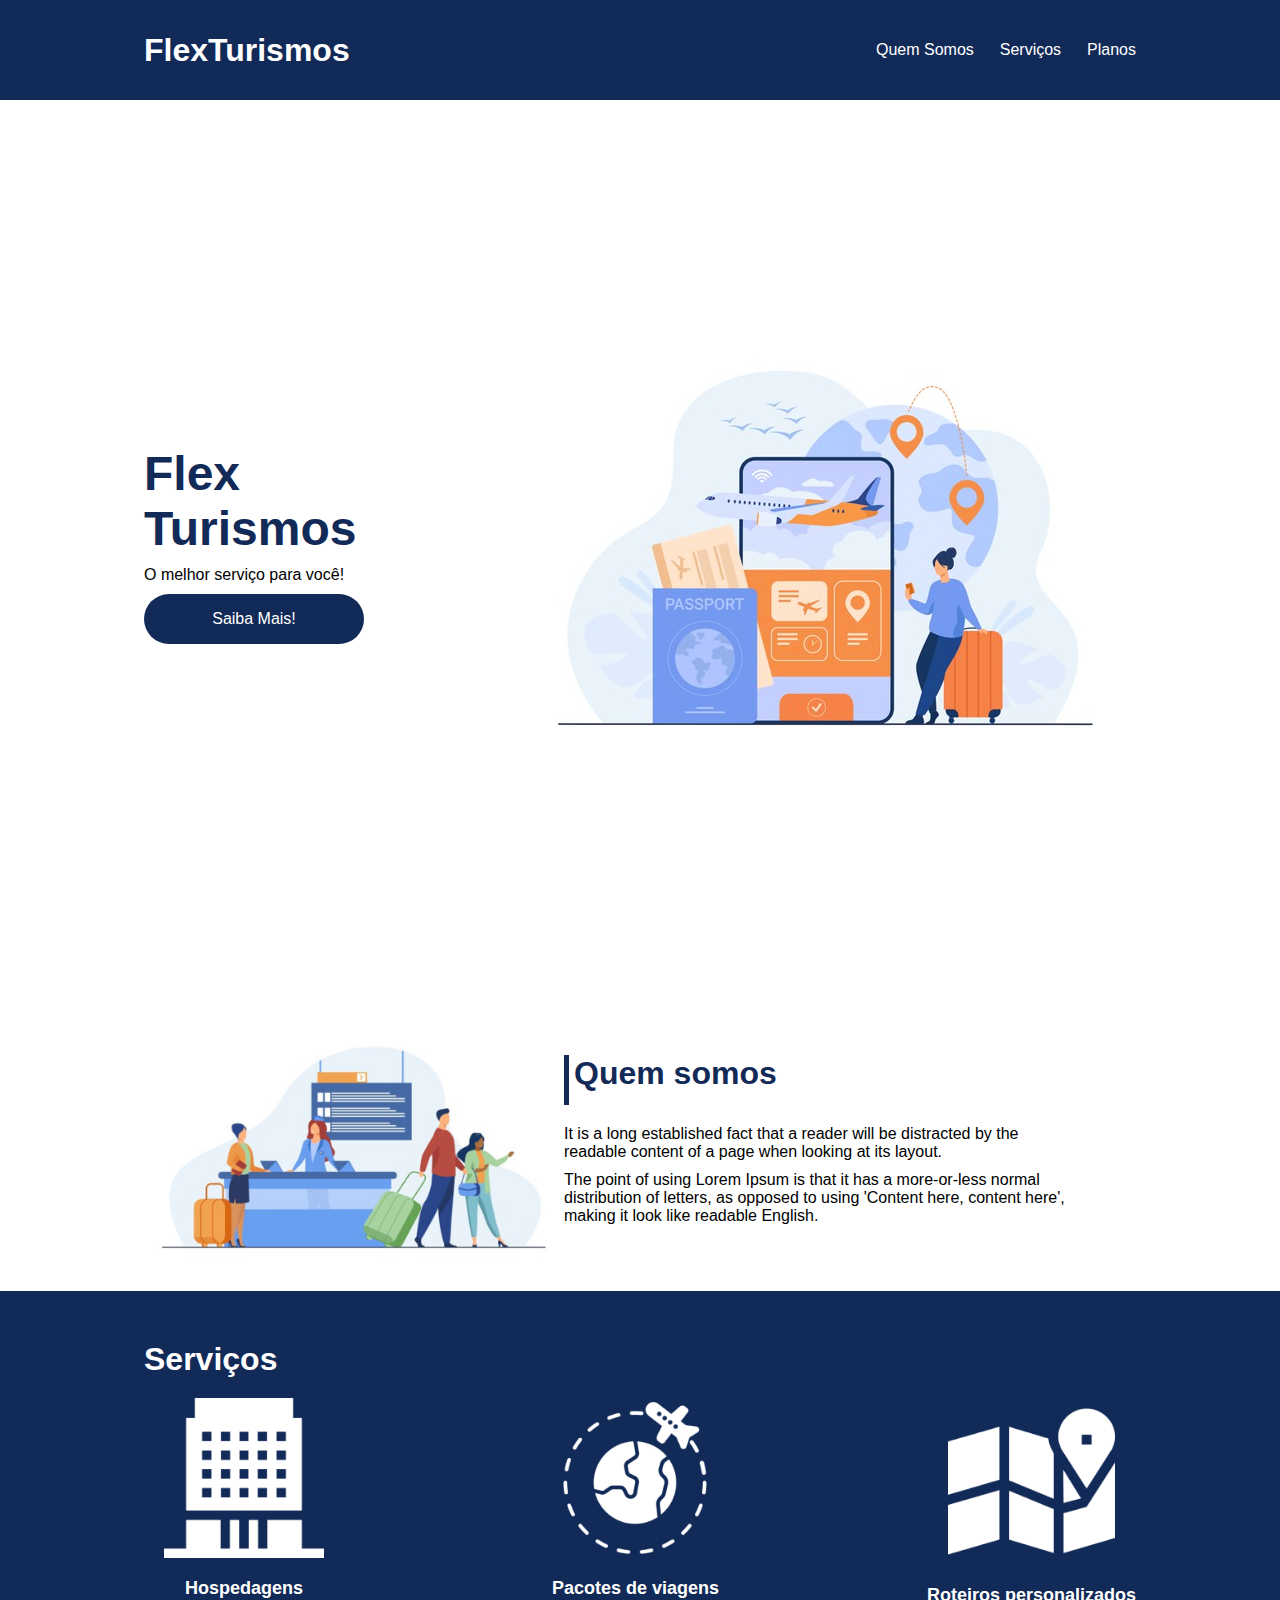
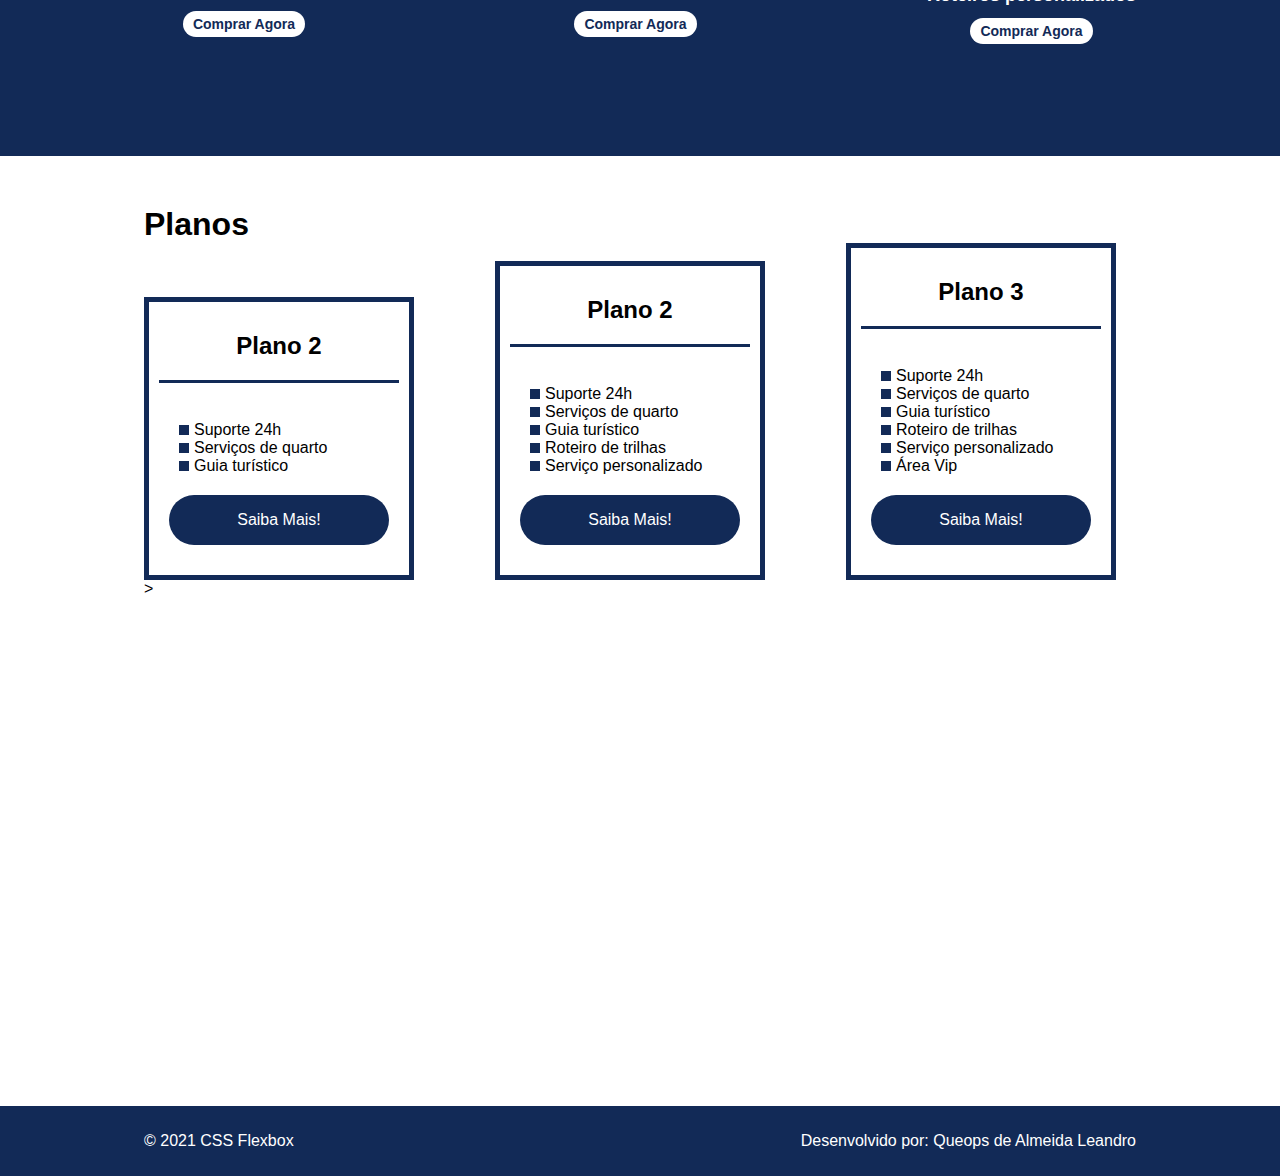
<file: Posicionando elementos com flexbox em CSS/flex-projeto/index.html>
<!DOCTYPE html>
<html lang="pt-br">
<head>
    <meta charset="UTF-8">
    <meta name="viewport" content="width=device-width, initial-scale=1.0">
    <title>Flex Turismos</title>
    <link rel="stylesheet" href="./style.css">
</head>
<body>
    <header>
        <div class="flex-container menu">
            <div><h1>FlexTurismos</h1></div>
            <ul class="list-itens">
                <li><a href="#quem-somos">Quem Somos</a></li>
                <li><a href="#servicos">Serviços</a></li>
                <li><a href="#planos">Planos</a></li>
            </div>
        </ul>
    </header>

    <div>
        <div class="flex-container apresentacao">
            <div class="texto-apresentacao">
            <h1>Flex <br>Turismos</h1>
            <p>O melhor serviço para você!</p>
            <a href="" class="btn">Saiba Mais!</a>
        </div>

        <div>
            <div><img src="./images/0-main.png" alt="banner de apresentação"></div>
        </div>
    </div>

    <div class="flex-container" id="quem-somos">    
        <div>
            <h2>Quem somos</h2>
            <p>It is a long established fact that a reader will be distracted by the readable content of a page when looking at its layout. </p>
            <p>The point of using Lorem Ipsum is that it has a more-or-less normal distribution of letters, as opposed to using 'Content here, content here', making it look like readable English.</p>
        </div>

        <div>
            <img src="./images/1-quem-somos.png" alt="balcão de atendimento">
        </div>
    </div>

    <div class="container-externo">
        <div class="flex-container" id="servicos">
            <div>    
                <h2>Serviços</h2>
            </div>

            <div class="list-servicos">
                <div class="item-servico">
                    <div><img src="./images/icon-2.png" alt="hospedagens"></div>
                    <p>Hospedagens</p>
                    <a href="#">Comprar Agora</a>
                </div>

                <div class="item-servico">
                <div><img src="./images/icon-1.png" alt="pacote de viagens"></div>
                <p>Pacotes de viagens</p>
                <a href="#">Comprar Agora</a>
                </div>

                <div class="item-servico">
                    <div><img src="./images/icon-3.png" alt="roteiros personalizados"></div>
                    <p>Roteiros personalizados</p>
                    <a href="#">Comprar Agora</a>
                </div>

            </div>
        </div>    
    </div>

    <div class="flex-container" id="planos">

        <div><h2>Planos</h2></div>

        <div class="list-planos">
            <div class="item-plano">
                <h3>Plano 2</h3>
                <br>
                <ul>
                    <li>Suporte 24h</li>
                    <li>Serviços de quarto</li>
                    <li>Guia turístico</li>
                </ul>
                <a href="#" class="btn">Saiba Mais!</a>
            </div>

            <div class="item-plano">
                <h3>Plano 2</h3>
                <br>
                <ul>
                    <li>Suporte 24h</li>
                    <li>Serviços de quarto</li>
                    <li>Guia turístico</li>
                    <li>Roteiro de trilhas</li>
                    <li>Serviço personalizado</li>
                </ul>
                <a href="#" class="btn">Saiba Mais!</a>
            </div>

            <div class="item-plano">
                <h3>Plano 3</h3>
                <br>
                <ul>
                    <li>Suporte 24h</li>
                    <li>Serviços de quarto</li>
                    <li>Guia turístico</li>
                    <li>Roteiro de trilhas</li>
                    <li>Serviço personalizado</li>
                    <li>Área Vip</li>
                </ul>
                <a href="#" class="btn">Saiba Mais!</a>
            </div>
        </div>>    
    </div>

    <footer>
        <div class="flex-container footer">
            <p>&copy; 2021 CSS Flexbox</p>
            <p>Desenvolvido por: Queops de Almeida Leandro</p> 
        </div>    
    </footer>
</body>
</html>
</file>
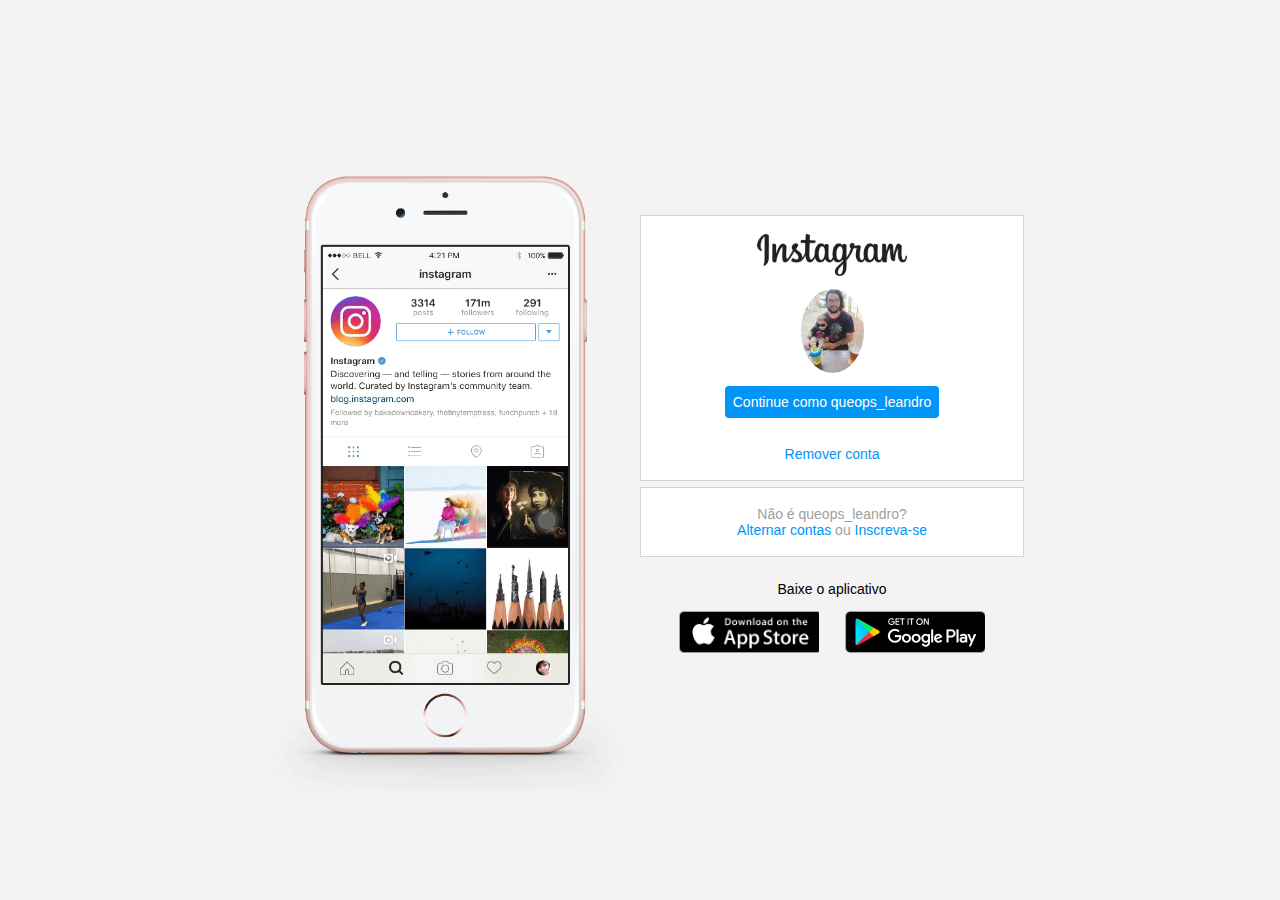
<file: Recriando a pagina inicial do Instagram/instagram-dio-master/index.html>
<!DOCTYPE html>
<html lang="en">
<head>
    <meta charset="UTF-8">
    <meta name="viewport" content="width=device-width, initial-scale=1.0">
    <link rel="stylesheet" href="style.css">
    <title>Instagram</title>
</head>
<body>
    <div class="instagram-wrapper">
        <div class="instagram-phone">
            <img src="./img/instagram-celular.png" alt="celular">
        </div>
        <div class="instagram-continue">
            <div class="group">
                <img src="./img/instagram-logo.png" class="instagram-logo" alt="instagram logo">
                <div class="profile-photo">
                    <img src="./img/perfil-instagram.jpg" alt="foto de perfil">
                </div>
                <a href="#" class="instagram-login">Continue como queops_leandro</a>
                <a href="#" class="instagram-logout">Remover conta</a>
            </div>
            <div class="group">
                <p class="not-account">Não é queops_leandro?</p>
                <p class="not-account">
                    <span class="link-blue">Alternar contas</span>
                    ou
                    <span class="link-blue">Inscreva-se</span>
                </p>
            </div>
            <div class="get-the-app">
                <p class="get-app">Baixe o aplicativo</p>
                <div class="download">
                    <a href="#" class="app-download"></a>
                    <a href="#" class="app-download"></a>
                </div>
            </div>
        </div>
    </div>
</body>
</html>
</file>
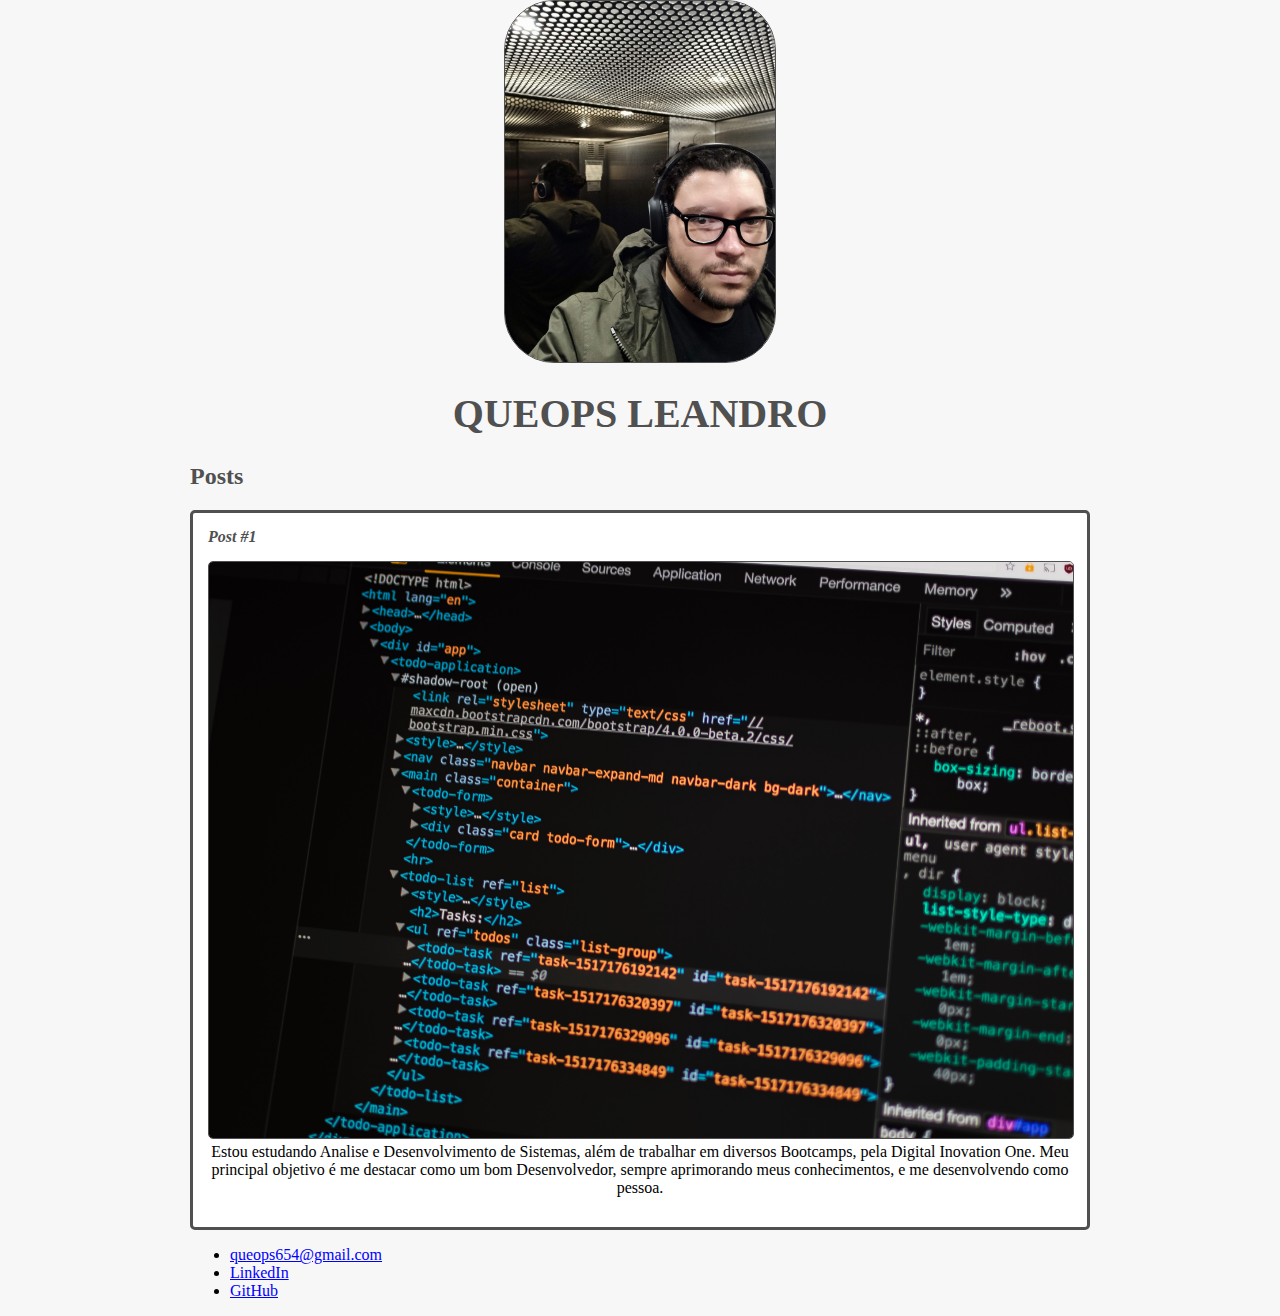
<file: Introdução a criação de websites com HTML5 e CSS3/Site.html>
<!DOCTYPE html>
<html>
  <head>
  <meta charset="utf-8">
  <title>Queops Leandro</title>
  <link rel="stylesheet" href="style.css">
  </head>
  <body>
  	<header>
  	 <img src="Foto perfil.jpg" height="30%" width="30%" alt="Foto de perfil Queops-Leandro" class="photo"> 
  	 <h1 id="title">Queops Leandro</h1>
    </header>
    <section>
    	<header>
    		<h2 class="subtitle">Posts</h2>
    	</header>
    <article class="post">
    	<header>
    		<h3 class="post_title">Post #1</h3>
    		<img src="HTML.jpg" alt="Editor de texto contendo código HTML" class="photo_post">
    	</header>
    <p class="post_content">
    	Estou estudando Analise e Desenvolvimento de Sistemas, além de trabalhar em diversos Bootcamps, pela Digital Inovation One. Meu principal objetivo é me destacar como um bom Desenvolvedor, sempre aprimorando meus conhecimentos, e me desenvolvendo como pessoa.
    </p>		
    </article>
    </section>
    <footer>
    	<ul>
    		<li>
    			<a href="mailto:queops654@gmail.com" target="_blank">queops654@gmail.com</a>
    		</li>
    		<li>
    			<a href="https://www.linkedin.com/in/queops-leandro/" target="_blank">LinkedIn</a>
    		</li>
    		<li>
    			<a href="https://github.com/Queops654" target="_blank">GitHub</a>
    		</li>
    	</ul>	
    </footer>		
  </body>
</html>
</file>
<file: Posicionando elementos com flexbox em CSS/flex-projeto/style.css>
*{
    margin: 0;
    padding: 0;
    font-family: 'Open Sans', sans-serif;
}

ul{
    list-style: none;
    margin: 0;
    padding: 0;
}

ul li a{
    text-decoration: none;
}

div img{
    display: block;
    width: 100%;
}

.flex-container{
    display: flex;
    max-width: 992px;
    margin: auto;
    width: 100%;
    min-width: 320px;
    }

header{
    background-color: #122A57;
    height: 100px;
    display: flex;
    align-items: center;
    color: #fff;
}

header .list-itens{
    display: flex;
    max-width: 260px;
    width: 100%;
    justify-content: space-between;
    align-items: center;
}

.list-itens li a{
    color: #fff;

}

header .menu{
    justify-content: space-between;
    }

.apresentacao{
    height: 100vh;
    align-items: center;
    justify-content: space-between;
    } 

    .apresentacao .texto-apresentacao{
        min-height: 200px;
    }

    .texto-apresentacao h1{
        color: #122A57;
        font-size: 48px;
        margin-bottom: 10px;
    }

    .btn{
        background-color: #122A57;
        color: #fff;
        text-align: center;
        border-radius: 30px;
        width: 220px;
        display: block;
        text-decoration: none;
        height: 50px;
        line-height: 50px;
        margin-top: 10px;
        margin-bottom: 10px;
    }

#quem-somos{
        flex-direction: row-reverse;
        align-items: center;
        justify-content: space-between;
    }


#quem-somos h2{
    font-size: 32px;
    color: #122A57;
    display: flex;
    margin-bottom: 20px;
    }

#quem-somos h2::before{
        content: "";
        height: 50px;
        width: 5px;
        margin-right: 5px;
        background-color: #122A57;
        position: relative;
    }


#quem-somos p{
    margin-bottom: 10px;
    width: 90%;
}

#quem-somos img{
    min-width: 420px;
}

.container-externo{
    background-color: #122A57;
    width: 100%;
}

#servicos{
    flex-direction: column;
    padding-top: 50px;
    padding-bottom: 100px;
}

#servicos h2{
    color: #fff;
    font-size: 32px;
    margin-bottom: 20px;
}

.list-servicos{
    display: flex;
    justify-content: space-between;
}

.list-servicos .item-servico{
    text-align: center;
}

.item-servico a{
    width: 220px;
    background-color: #fff;
    border-radius: 30px;
    height: 50px;
    text-align: center;
    margin-top: 20px;
    line-height: 50px;
    padding: 5px 10px;
    color: #122A57;
    font-size: 14px;
    text-decoration: none;
    font-weight: 700;
}


.item-servico p{
    font-weight: 700;
    font-size: 18px;
    color: #fff;
    margin-top: 20px;
}

.item-servico img{
    width: 80%;
    margin: auto;
}

#planos{
    flex-direction: column;
    min-height: 100vh;
    padding-top: 50px;
}

#planos h2{
    font-size: 32px;
}

.list-planos{
    display: flex;
    align-items: flex-end;
    justify-content: space-between;
}

.item-plano{
    flex: 1;
    border: 5px solid #122A57;
    margin-right: 20px;
    padding: 10px;
    max-width: 240px;
}

.item-plano .btn{
    margin: auto;
    margin-bottom: 20px;
}

.item-plano h3{
    font-size: 24px;
    display: flex;
    flex-direction: column;
    text-align: center;
    margin-top: 20px;
}

.item-plano h3::after{
    content: "";
    background-color: #122A57;
    width: 100%;
    height: 3px;
    margin-top: 20px;
    margin-bottom: 10px;
}

.item-plano ul{
    padding: 10px 20px;
    display: flex;
    flex-direction: column;
    margin-bottom: 10px;
}

.item-plano ul li{
    display: flex;
    flex-wrap: nowrap;
    align-items: center;
}


.item-plano ul li::before{
    content: "";
    width: 10px;
    height: 10px;
    background-color: #122A57;
    margin-right: 5px;
}

footer{
    background-color: #122A57;
    height: 70px;
    display: flex;
    align-items: center;
}

footer .footer{
    justify-content: space-between;
    color: #fff;
}

/* mobile */
@media(max-width: 992px){
    .flex-container{
        flex-direction: column;
    }

    .apresentacao{
        flex-direction: column-reverse;
    }
    
    .apresentacao .texto-apresentacao{
        width: 100%;
    }

    #quem-somos{
        flex-direction: column-reverse;
    }

    #quem-somos img{
        max-width: 320px;
        margin: auto;
    }

    .list-servicos{
        flex-direction: column;
    }

    .item-servico img{
        width: 50%;
        margin: auto;
    }

    .list-planos{
        flex-direction: column;
        align-items: flex-start;
        margin-bottom: 20px;
    }

    .list-planos .item-plano{
        max-width: 90%;
        margin: auto;
        width: 100%;
        margin-bottom: 20px;
    }
}
</file>
<file: Recriando a pagina inicial do Instagram/instagram-dio-master/style.css>
* {
    padding: 0;
    margin: 0;
    box-sizing: border-box;
    text-decoration: none;
    font-family: sans-serif;
    font-size: 14px;
}

body {
    width: 100%;
    min-height: 100vh;
    background-color: rgb(243, 243, 243);
    margin: 0;
    padding: 0;
    display: flex;
    justify-content: center;
}

.instagram-wrapper {
    display: flex;
    align-items: center;
    justify-content: start;
    width: 60%;
    height: 100vh;
}

.instagram-phone {
    display: flex;
    align-items: center;
    justify-content: center;
    width: 50%;
}

.instagram-phone img {
    height: 50rem;
}

.instagram-continue {
    display: flex;
    align-items: center; /* horizontal */
    justify-content: space-around; /* vertical */
    flex-direction: column;
    width: 50%;
    min-height: 34rem;
}

.group {
    display: flex;
    justify-content: space-between;
    align-items: center;
    flex-direction: column;
    background-color: #ffffff;
    width: 100%;
    padding: 1.3rem 0;
    border: 1px solid lightgray;
}

.group:nth-child(1) {
    min-height: 19rem;
}

.instagram-logo {
    height: 3rem;
}

.profile-photo {
    display: flex;
    justify-content: center;
    align-items: center;
    border-radius: 50%;
    overflow: hidden;
}

.profile-photo img {
    height: 6rem;
}

.instagram-login {
    background-color: #0095f6;
    color: #ffffff;
    padding: 8px;
    border-radius: 4px;
}

.instagram-logout {
    color: #0095f6;
    margin-top: 1rem;
}

.not-account {
    color: rgb(160, 160, 160);
}

.link-blue {
    color: #0095f6;
}

.get-the-app {
    display: flex;
    flex-direction: column;
    align-items: center;
    justify-content: center;
    width: 100%;
    padding: 1.3rem 0;
}

.download {
    display: flex;
    width: 100%;
    justify-content: space-evenly;
    align-items: center;
    padding: 1rem;
}

.app-download {
    height: 3rem;
    width: 10rem;
    background-size: cover;
}

.app-download:nth-child(1) {
    background-image: url('./img/apple-button.png');
}

.app-download:nth-child(2) {
    background-image: url('./img/googleplay-button.png');
}

/* media queries */


@media (max-width: 1024px) {
    .instagram-wrapper {
        width: 90%;
    }
}

@media (max-width: 650px) {
    body {
        background-color: #ffffff;
    }

    .instagram-wrapper {
        width: 90%;
    }

    .instagram-phone {
        display: none;
    }

    .instagram-continue {
        width: 100%;
    }
    
    .group {
        border: 1px solid transparent;
    }
}
</file>
<file: Introdução a criação de websites com HTML5 e CSS3/style.css>
body {
	background-color: #F7F7F7;
	font-family: verdana;
	max-width: 900px;
	margin: auto;
}

.photo {
	border: 1px solid #505050;
	border-radius: 50px;
	margin: auto;
	display: block;

}

.photo_post {
	border: 1px solid #505050;
	border-radius: 5px;
	width: 100%;
}	
#title, .subtitle, .post_title {
	color: #505050;
}

#title{
	font-size: 40px;
	text-transform: uppercase;
	text-align: center;
}

a {
	color: blue;
}

.post_title {
	font-size: 16px;
	font-style: italic;
	margin: 0;
	margin-bottom: 15px;
}

.post {
	background: #FFF;
	padding:  15px;
	border:  3px solid #505050;
	margin-bottom: 15px;
	border-radius: 5px;
}

.post_content {
	margin: 0;
	margin-bottom: 15px;
	text-align: center;
}
</file>
